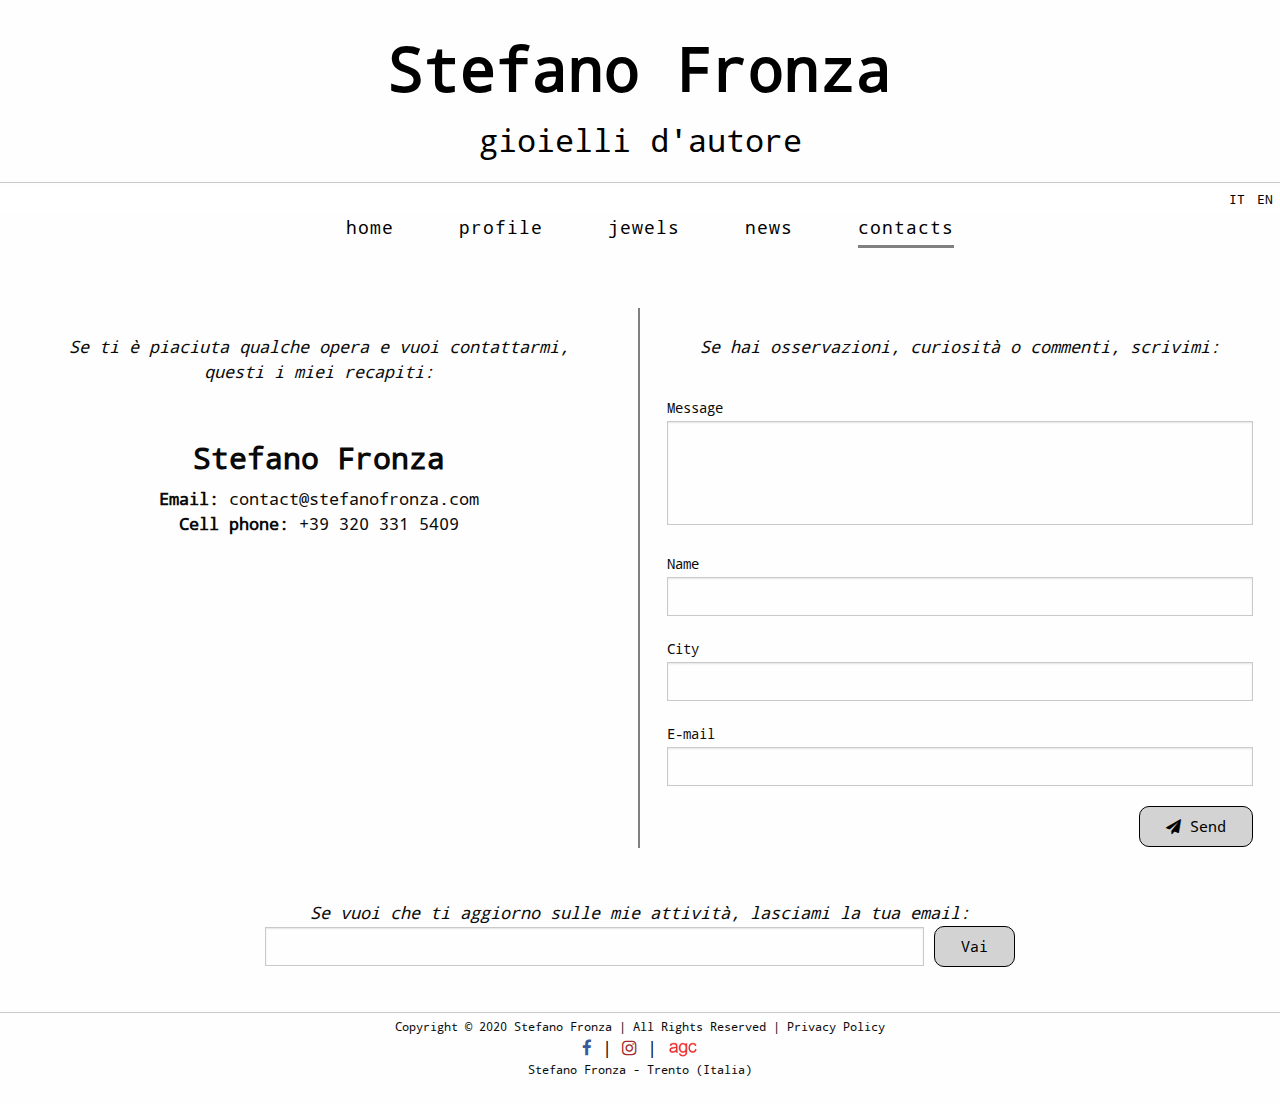
<file: en/contacts.html>
﻿<!DOCTYPE html>
<html class="no-js" lang="it" dir="ltr">
<head runat="server">
<meta charset="utf-8">
<meta http-equiv="Content-Type" content="text/html; charset=utf-8" />
<meta name="viewport" content="width=device-width, initial-scale=1.0" >
<meta name="robots" content="index, follow" />
<meta name="description" content="">
<meta name="abstract" content="" >
<meta name="keywords" content="" ><link rel="canonical" href="">
<!--<link rel="shortcut icon" href="images/favicon.ico">-->
<link rel="stylesheet" href="../css/font-awesome.min.css">
<link rel="stylesheet" href="../css/social.css">
<link rel="stylesheet" href="../css/foundation.css">

<link rel="stylesheet" href="../css/style.css">
<meta property="og:locale" content="it_IT" />
<meta property="og:image" content="" />
<meta property="og:site_name" content="" />
<meta property="og:type" content="website" />
<meta property="og:url" content="" />
<meta property="og:title" content="" />
<meta property="og:description" content="" >
<meta name="twitter:site" content="" />
<meta name="twitter:card" content="summary" />
<meta name="twitter:description" content="" >
<meta name="twitter:title" content="" />
<meta name="twitter:image" content="" />

<title>Stefano Fronza | Gioielli d'autore | Contacts</title>
<!--<script async src="https://www.googletagmanager.com/gtag/js?id=UA-139137174-1"></script>
<script>
        window.dataLayer = window.dataLayer || [];
        function gtag() { dataLayer.push(arguments); }
        gtag('js', new Date());

        gtag('config', 'UA-139137174-1');
</script>
<script type='text/javascript' src='https://platform-api.sharethis.com/js/sharethis.js#property=5ccfedd0df3d660019faa3cb&product=inline-share-buttons' async='async'></script>-->
</head>
<div>
<body>
<a id="return-to-top" alt="Torna in cima alla pagina"><i class="fa fa-chevron-up"></i></a>
	

<div class="row column text-center">
</br>
      <a href="../en/index-en.html" class="home"><h1>Stefano Fronza</h1></a>
		<a href="../en/index-en.html" class="home"><h2>gioielli d'autore</h2></a>
      
    </div>
	<hr>
	<div class="top-bar">
      <div class="top-bar-right">
        <ul class="menu">
          <li><a href="../it/contatti.html">IT</a></li>
          <li><a href="../en/contacts.html">EN</a></li>
		  </br>
        </ul> 
      </div>
    </div>
<div class="row column text-center">
<ul class="snip1135">
  <li><a href="index.html">home</a></li>
  <li><a href="../en/profile.html">profile</a></li>
  <li><a href="../en/jewels.html">jewels</a></li>
  <li><a href="../en/news-en.html">news</a></li>
  <li class="current"><a href="../en/contacts.html">contacts</a></li>
</ul>

</br>

</div>
</div>
</div>
</br>

<div class="grid-x grid-padding-x">
    
<div class="large-6 cell center vl"></br>
<em>Se ti è piaciuta qualche opera e vuoi contattarmi, </br>questi i miei recapiti:</em></br></br>
</br><h3>Stefano Fronza</h3>

<b>Email:</b> contact@stefanofronza.com
</br>
<b>Cell phone:</b> +39 320 331 5409
</div>

<div class="large-6 cell center">
</br>
<em>Se hai osservazioni, curiosità o commenti, scrivimi:</em>
</br></br>

<div class="form-elements">
                            <!--input id must be honeypot or else it wont work-->
                            <input id="honeypot" type="text" name="honeypot" value="" />
                            <table>
                                <tr>
                                    <td class="td-label">
                                        <label for="message">Message </label>
                                        <textarea id="messaggio" name="Messaggio" rows="4"
                                                  placeholder=""></textarea>
                                    </td>
                                    </tr>
                                <tr>
                                    <td class="td-label">
                                        <label for="name">Name</label>
                                        <input type="text" id="nome" name="Nome" required />
                                    </td>
                                </tr>
                                <tr>
                                    <td class="td-label">
                                        <label for="name">City</label>
                                        <input type="text" id="citta" name="Citta" required />
                                    </td>
                                </tr>
                                <tr>
                                    <td class="td-label">
                                        <label for="email">E-mail</label>
                                        <input id="email" name="Email" type="email" value=""
                                               required />
                                        <span class="email-invalid" style="display:none">
                                            Insert a valid e-mail address
                                        </span>
                                    </td>
                                    </tr>
                                    
                                
                                <tr>
                                    <td>
                                        <div class="right">
                                            <button class="btn-contatti">
                                                <i class="fa fa-paper-plane"></i>&nbsp;Send
                                            </button>
                                        </div>
                                    </td>
                                    </tr>
                            </table>
                        </div>
                        <!-- Customise the Thankyou Message People See when they submit the form: -->
                        <div class="thankyou_message" style="display:none;">
                           <h4>
                                <br />
                                Thanks for contacting me!
                                <br /><br />
                                Your request will be promptly considered. 
								<br /><br />
								I will send you a reply ASAP.
                            </h4>
                            <br />
                        </div>
                        <!-- Submit the Form to Google Using "AJAX" -->
                        <script data-cfasync="false" type="text/javascript"
                                src="../js/form-submission-handler.js"></script>
                        <!-- END -->
                        <br />
						


</div>
</div>



<div class="grid-x grid-padding-x">
<div class="large-2"></div>
<div class="large-8 cell center">

				   <em>Se vuoi che ti aggiorno sulle mie attività, lasciami la tua email:</em> 
				   <input id="email" name="Email" type="email2" value=""
                                               required />
                                        <span class="email-invalid" style="display:none">
                                            Inserire un indirizzo e-mail valido
                                       </span>
				 
                                            <button class="btn-contatti">
                                                Vai
                                            </button>
                                        </div> 
					
					
<div class="large-2"></div>
</div>
</br>
<hr />

<footer>
 Copyright © 2020 Stefano Fronza | All Rights Reserved | Privacy Policy
 <div class="social">
        <a href="https://www.facebook.com/stefanogioiellifronza" target="_blank"><i class="fa fa-facebook"></i></a> | <a href="https://www.instagram.com/stefano.fronza/" target="_blank"><i class="fa fa-instagram"></i></a> 
| <a href="https://www.agc-it.org/it/soci/477-stefano-fronza.html" target="_blank"><img src="../images/logo_agc.png" width="2.5%" alt="logo AGC" /></a> 
</div>
Stefano Fronza - Trento (Italia)
</br>
</footer>
<br />
</div>
</form>
<script src="../js/vendor/jquery.js"></script>
<script src="../js/vendor/foundation.js"></script>
<script src="../js/app.js"></script>
<script>
            $(".href-menu > ul").hide().parent().hover(function (event) {
                $(this).children("ul").slideToggle(event.type === "mouseenter");
            });
</script>
<script type="text/javascript">
            function parseJSAtOnload() {
                var element = document.createElement("script");
                element.src = "../js/vendor/foundation.js";
                document.body.appendChild(element);

                element.src = "../js/vendor/jquery.js";
                document.body.appendChild(element);

                element.src = "../js/app.js";
                document.body.appendChild(element);
            }
            if (window.addEventListener)
                window.addEventListener("load", parseJSAtOnload, false);
            else if (window.attachEvent)
                window.attachEvent("onload", parseJSAtOnload);
            else window.onload = parseJSAtOnload;
</script>
</body>
</div>
</html>
</file>
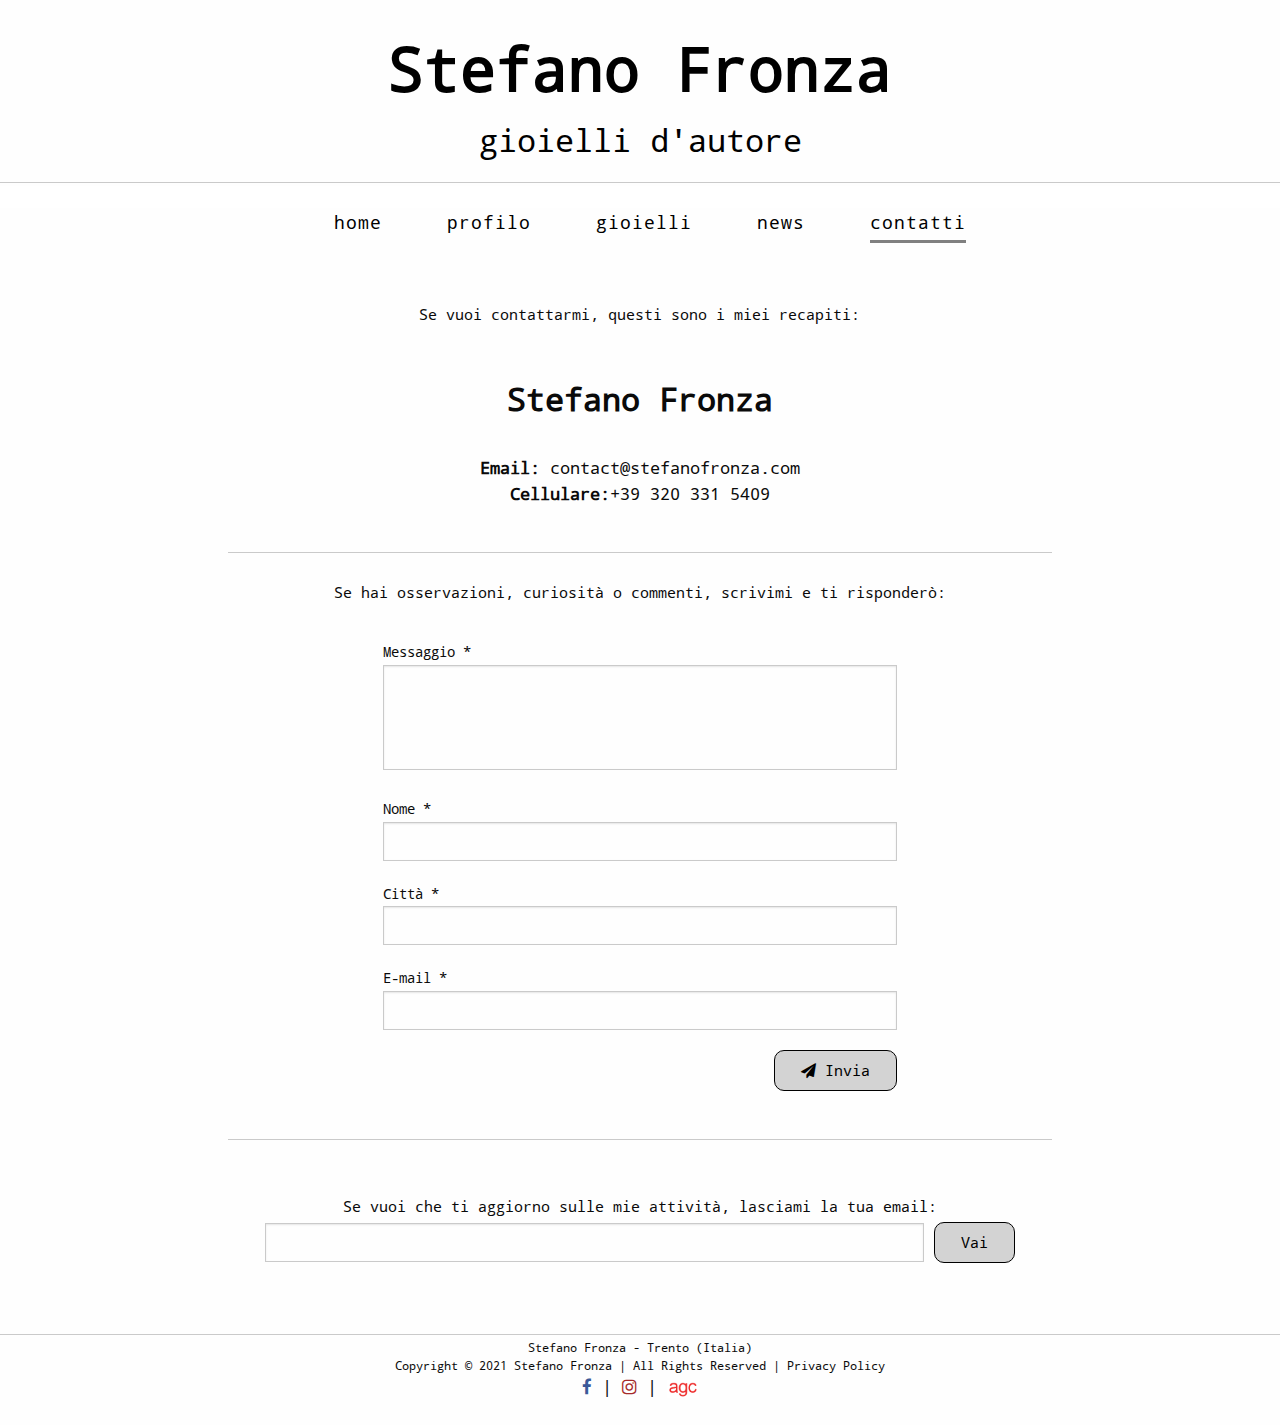
<file: it/contatti.html>
﻿<!DOCTYPE html>
<html class="no-js" lang="it" dir="ltr">
<head runat="server">
<meta charset="utf-8">
<meta http-equiv="Content-Type" content="text/html; charset=utf-8" />
<meta name="viewport" content="width=device-width, initial-scale=1.0" >
<meta name="robots" content="index, follow" />
<meta name="description" content="">
<meta name="abstract" content="" >
<meta name="keywords" content="" ><link rel="canonical" href="">
<!--<link rel="shortcut icon" href="images/favicon.ico">-->
<link rel="stylesheet" href="../css/font-awesome.min.css">
<link rel="stylesheet" href="../css/social.css">
<link rel="stylesheet" href="../css/foundation.css">

<link rel="stylesheet" href="../css/style.css">
<meta property="og:locale" content="it_IT" />
<meta property="og:image" content="" />
<meta property="og:site_name" content="" />
<meta property="og:type" content="website" />
<meta property="og:url" content="" />
<meta property="og:title" content="" />
<meta property="og:description" content="" >
<meta name="twitter:site" content="" />
<meta name="twitter:card" content="summary" />
<meta name="twitter:description" content="" >
<meta name="twitter:title" content="" />
<meta name="twitter:image" content="" />

<title>Stefano Fronza | Gioielli d'autore | Contatti</title>
<!--<script async src="https://www.googletagmanager.com/gtag/js?id=UA-139137174-1"></script>
<script>
        window.dataLayer = window.dataLayer || [];
        function gtag() { dataLayer.push(arguments); }
        gtag('js', new Date());

        gtag('config', 'UA-139137174-1');
</script>
<script type='text/javascript' src='https://platform-api.sharethis.com/js/sharethis.js#property=5ccfedd0df3d660019faa3cb&product=inline-share-buttons' async='async'></script>-->
</head>
<div>
<body>
<a id="return-to-top" alt="Torna in cima alla pagina"><i class="fa fa-chevron-up"></i></a>
	

<div class="row column text-center">
</br>
      <a href="../index.html" class="home"><h1>Stefano Fronza</h1></a>
		<a href="../index.html" class="home"><h2>gioielli d'autore</h2></a>
      
    </div>
	<hr>
	<div class="top-bar">
      <div class="top-bar-right">
        <ul class="menu">
          <li><!--<a href="index.html">IT</a>--></li>
          <li><!--<a href="en/index-en.html">EN</a>--></li>
		  </br>
        </ul> 
      </div>
    </div>
<div class="row column text-center">
<ul class="snip1135">
 <li><a href="../index.html">home</a></li>
  <li><a href="../it/profilo.html">profilo</a></li>
  <li><a href="../it/gioielli.html">gioielli</a></li>
  <li><a href="../it/news.html">news</a></li>
  <li class="current"><a href="../it/contatti.html">contatti</a></li>
</ul>

</br>

</div>

</br>

<div class="grid-x grid-padding-x">
                   <div class="large-2 cell">
					</div>
<div class="large-8 cell center">


<div class="body-small">
Se vuoi contattarmi, questi sono i miei recapiti:
</div>

</br></br>

<h2 class="medium">Stefano Fronza</h2>
</br>
<b>Email:</b> contact@stefanofronza.com  </br>  
<b>Cellulare:</b>+39 320 331 5409 </br>

</br>
<hr />
</br>

<div id="messaggio" class="body-small center">Se hai osservazioni, curiosità o commenti, scrivimi e ti risponderò:</div>
</br>

<div class="grid-x grid-padding-x">
                   <div class="large-2 cell">
					</div>
					
<div class="large-8 cell">
                            <!--input id must be honeypot or else it wont work-->
                            <input id="honeypot" type="text" name="honeypot" value="" />
                            <table>
                                <tr>
                                    <td class="td-label">
                                        <label for="message">Messaggio *</label>
                                        <textarea id="messaggio" name="Messaggio" rows="4"
                                                  placeholder=""></textarea>
                                    </td>
                                    </tr>
                                <tr>
                                    <td class="td-label">
                                        <label for="name">Nome *</label>
                                        <input type="text" id="nome" name="Nome" required />
                                    </td>
                                </tr>
                                <tr>
                                    <td class="td-label">
                                        <label for="name">Città *</label>
                                        <input type="text" id="citta" name="Citta" required />
                                    </td>
                                </tr>
                                <tr>
                                    <td class="td-label">
                                        <label for="email">E-mail *</label>
                                        <input id="email" name="Email" type="email" value=""
                                               required />
                                        <span class="email-invalid" style="display:none">
                                            Inserire un indirizzo e-mail valido
                                        </span>
                                    </td>
                                    </tr>
                                    
                                
                                <tr>
                                    <td>
                                        <div class="right">
                                            <button class="btn-contatti">
                                                <i class="fa fa-paper-plane"></i>&nbsp;Invia
                                            </button>
                                        </div>
                                    </td>
                                    </tr>
                            </table>
                        </div>
                        <!-- Customise the Thankyou Message People See when they submit the form: -->
                        <div class="thankyou_message" style="display:none;">
                            <h4>
                                <br />
                                Grazie per avermi contattato!
                                <br /><br />
                                La tua richiesta verrà prontamente presa in considerazione.
								<br /><br />
								Ti risponderò quanto prima.
                            </h4>
                            <br />
                        </div>
                        <!-- Submit the Form to Google Using "AJAX" -->
                        <script data-cfasync="false" type="text/javascript"
                                src="../js/form-submission-handler.js"></script>
                        <!-- END -->
 <div class="large-2 cell">
					</div>
					</div>
<hr />
</br>
</br>
						<div id="newsletter" class="body-small" style="padding-bottom: 5px;">Se vuoi che ti aggiorno sulle mie attività, lasciami la tua email:</div> 
				   <input id="email" name="Email" type="email2" value=""
                                               required />
                                        <span class="email-invalid" style="display:none">
                                            Inserire un indirizzo e-mail valido
                                       </span>
				 
                                            <button class="btn-contatti">
                                                Vai
                                            </button>
                                        </div> 
										
			 <div class="large-2 cell">
					</div>							


</div>
</br>
</br>
<hr />

<footer>
Stefano Fronza - Trento (Italia)
</br>
 Copyright © 2021 Stefano Fronza | All Rights Reserved | Privacy Policy
 <div class="social">
        <a href="https://www.facebook.com/stefanogioiellifronza" target="_blank"><i class="fa fa-facebook"></i></a> | <a href="https://www.instagram.com/stefano.fronza/" target="_blank"><i class="fa fa-instagram"></i></a> 
| <a href="https://www.agc-it.org/it/soci/477-stefano-fronza.html" target="_blank"><img src="../images/logo_agc.png" width="2.5%" alt="logo AGC" /></a> 
</div>

</footer>
<br />

</form>
<script src="../js/vendor/jquery.js"></script>
<script src="../js/vendor/foundation.js"></script>
<script src="../js/app.js"></script>
<script>
            $(".href-menu > ul").hide().parent().hover(function (event) {
                $(this).children("ul").slideToggle(event.type === "mouseenter");
            });
</script>
<script type="text/javascript">
            function parseJSAtOnload() {
                var element = document.createElement("script");
                element.src = "../js/vendor/foundation.js";
                document.body.appendChild(element);

                element.src = "../js/vendor/jquery.js";
                document.body.appendChild(element);

                element.src = "../js/app.js";
                document.body.appendChild(element);
            }
            if (window.addEventListener)
                window.addEventListener("load", parseJSAtOnload, false);
            else if (window.attachEvent)
                window.attachEvent("onload", parseJSAtOnload);
            else window.onload = parseJSAtOnload;
</script>
</body>
</div>
</html>
</file>
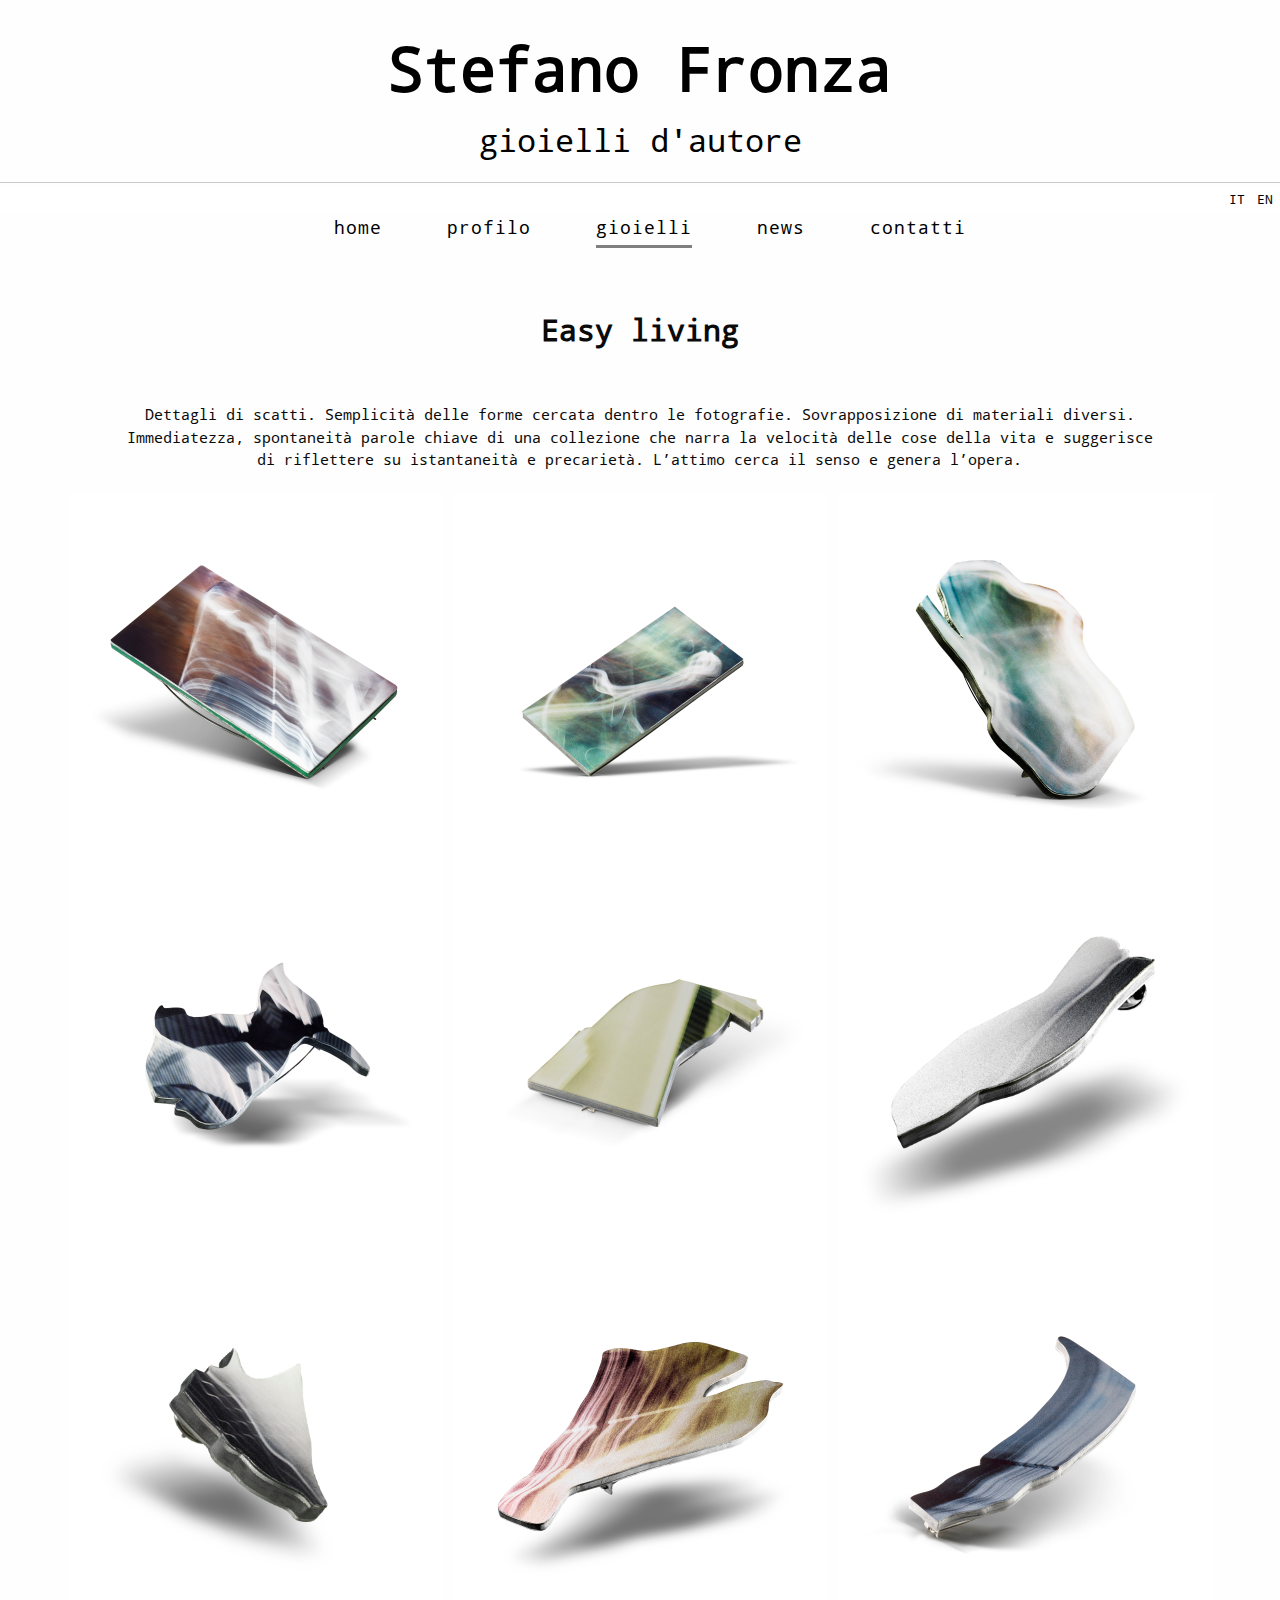
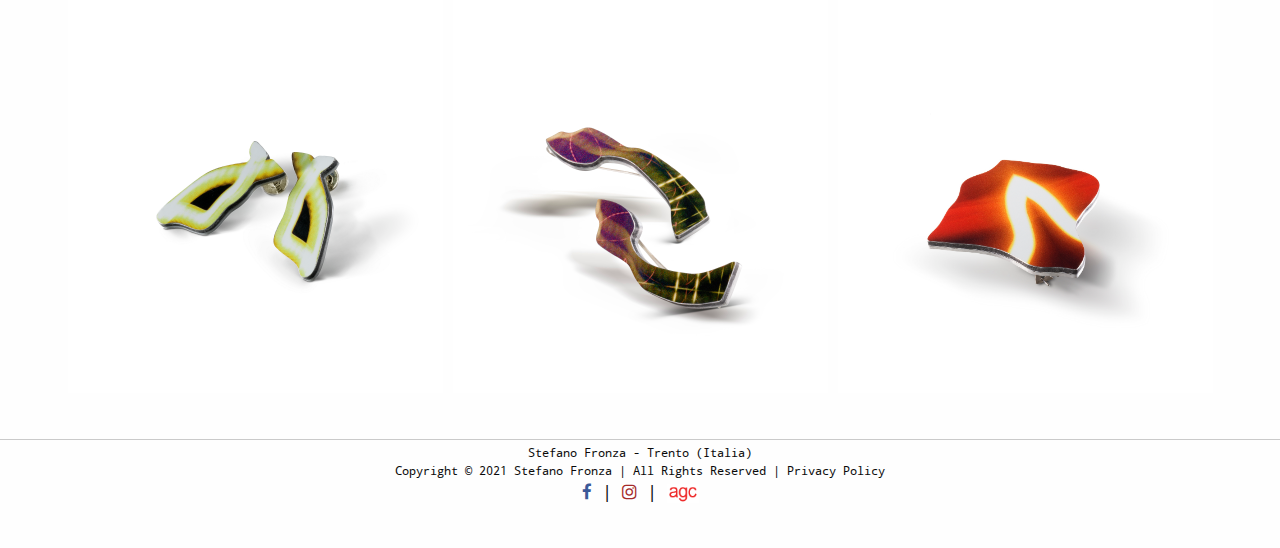
<file: it/easy_living.html>
﻿<!DOCTYPE html>
<html class="no-js" lang="it" dir="ltr">
<head runat="server">
<meta charset="utf-8">
<meta http-equiv="Content-Type" content="text/html; charset=utf-8" />
<meta name="viewport" content="width=device-width, initial-scale=1.0" >
<meta name="robots" content="index, follow" />
<meta name="description" content="">
<meta name="abstract" content="" >
<meta name="keywords" content="" ><link rel="canonical" href="">
<!--<link rel="shortcut icon" href="images/favicon.ico">-->
<link rel="stylesheet" href="../css/font-awesome.min.css">
<link rel="stylesheet" href="../css/social.css">
<link rel="stylesheet" href="../css/foundation.css">

<link rel="stylesheet" href="../css/style.css">
<meta property="og:locale" content="it_IT" />
<meta property="og:image" content="" />
<meta property="og:site_name" content="" />
<meta property="og:type" content="website" />
<meta property="og:url" content="" />
<meta property="og:title" content="" />
<meta property="og:description" content="" >
<meta name="twitter:site" content="" />
<meta name="twitter:card" content="summary" />
<meta name="twitter:description" content="" >
<meta name="twitter:title" content="" />
<meta name="twitter:image" content="" />

<title>Stefano Fronza | Gioielli d'autore | Easy living</title>
<!--<script async src="https://www.googletagmanager.com/gtag/js?id=UA-139137174-1"></script>
<script>
        window.dataLayer = window.dataLayer || [];
        function gtag() { dataLayer.push(arguments); }
        gtag('js', new Date());

        gtag('config', 'UA-139137174-1');
</script>
<script type='text/javascript' src='https://platform-api.sharethis.com/js/sharethis.js#property=5ccfedd0df3d660019faa3cb&product=inline-share-buttons' async='async'></script>-->
</head>
<div>
<body>
<a id="return-to-top" alt="Torna in cima alla pagina"><i class="fa fa-chevron-up"></i></a>
	

<div class="row column text-center">
</br>
      <a href="../index.html" class="home"><h1>Stefano Fronza</h1></a>
		<a href="../index.html" class="home"><h2>gioielli d'autore</h2></a>
      
    </div>
	<hr>
	<div class="top-bar">
      <div class="top-bar-right">
        <ul class="menu">
          <li><a href="../it/gioielli.html">IT</a></li>
          <li><a href="../en/jewels.html">EN</a></li>
		  </br>
        </ul> 
      </div>
    </div>
<div class="row column text-center">
<ul class="snip1135">
  <li><a href="../index.html">home</a></li>
  <li><a href="../it/profilo.html">profilo</a></li>
  <li class="current"><a href="../it/gioielli.html">gioielli</a></li>
  <li><a href="../it/news.html">news</a></li>
  <li><a href="../it/contatti.html">contatti</a></li>
</ul>

</br>

</div>

</br>

<div class="grid-x grid-padding-x center fluid"> 
<div class="large-12 cell center">
<h3>Easy living</h3>
</div>

<div class="large-1 cell">
					</div>
<div class="large-10 cell center body-small">
</br>
	</br>
	Dettagli di scatti. Semplicità delle forme cercata dentro le fotografie.
Sovrapposizione di materiali diversi. Immediatezza, spontaneità parole chiave di una collezione che narra la velocità delle cose della vita e suggerisce di riflettere su istantaneità e precarietà. L’attimo cerca il senso e genera l’opera.
</br>
	</br>
	</div>
<div class="large-1 cell">
</div>


<div class="large-12 cell center">

<a data-open="modalFigura" class="thumbnail"><img 
src="../images/gioielli/Easy Living/1_Figura Femminile_Stefano Fronza_2016.jpg" 
alt="collana_Collegamento ipertestuale" width="30%" height="30%"></a>

<a data-open="modalSpillaRiproduzione" class="thumbnail"><img 
src="../images/gioielli/Easy Living/2_spilla_Riproduzione_2016.jpg" 
alt="collana_Collegamento ipertestuale" width="30%" height="30%"></a>

<a data-open="modalSpillaSegnali" class="thumbnail"><img 
src="../images/gioielli/Easy Living/3_spilla_Segnali_2016.jpg" 
alt="collana_Collegamento ipertestuale" width="30%" height="30%"></a>

<a data-open="modalSpillaPesce" class="thumbnail"><img 
src="../images/gioielli/Easy Living/4_spilla_Pesce_2016.jpg" 
alt="collana_Collegamento ipertestuale" width="30%" height="30%"></a>

<a data-open="modalSpillaMonument" class="thumbnail"><img 
src="../images/gioielli/Easy Living/5_Spilla_Monument_Stefano Fronza_2017.jpg" 
alt="collana_Collegamento ipertestuale" width="30%" height="30%"></a>

<a data-open="modalOrecchinoOmbra" class="thumbnail"><img 
src="../images/gioielli/Easy Living/6_orecchino singolo_Linea d'ombra_2017.jpg" 
alt="collana_Collegamento ipertestuale" width="30%" height="30%"></a>

<a data-open="modalOrecchinoOrizzonti" class="thumbnail"><img 
src="../images/gioielli/Easy Living/7_orecchino singolo_Orizzonti_2017.jpg" 
alt="collana_Collegamento ipertestuale" width="30%" height="30%"></a>


<a data-open="modalSpillaRinascita" class="thumbnail"><img 
src="../images/gioielli/Easy Living/8_spilla_Rinascita_2017.jpg" 
alt="collana_Collegamento ipertestuale" width="30%" height="30%"></a>

<a data-open="modalSpillaOnda" class="thumbnail"><img 
src="../images/gioielli/Easy Living/9_spilla_Onda_2018.jpg" 
alt="collana_Collegamento ipertestuale" width="30%" height="30%"></a>


<a data-open="modalOrecchiniCoppia" class="thumbnail"><img 
src="../images/gioielli/Easy Living/10_Orecchini_Coppia_ Stefano Fronza_2020.jpg" 
alt="collana_Collegamento ipertestuale" width="30%" height="30%"></a>


<a data-open="modalOrecchiniGermogli" class="thumbnail"><img 
src="../images/gioielli/Easy Living/11_orecchini_Germogli marini_2020.jpg" 
alt="collana_Collegamento ipertestuale" width="30%" height="30%"></a>

<a data-open="modalSpillaRisorsa" class="thumbnail"><img 
src="../images/gioielli/Easy Living/12_spilla_Risorsa_2021.jpg" 
alt="collana_Collegamento ipertestuale" width="30%" height="30%"></a>

</div>
</div>

<div class="reveal" id="modalMessaggio" data-reveal style="width: 1000px;">
</br>
<div id="messaggio" class="body-small center">Se hai osservazioni, curiosità o commenti, scrivimi e ti risponderò:</div>
</br>

<div class="grid-x grid-padding-x">
                   <div class="large-2 cell">
					</div>
					
<div class="large-8 cell">
                            <!--input id must be honeypot or else it wont work-->
                            <input id="honeypot" type="text" name="honeypot" value="" />
                            <table>
                                <tr>
                                    <td class="td-label">
                                        <label for="message">Messaggio *</label>
                                        <textarea id="messaggio" name="Messaggio" rows="4"
                                                  placeholder=""></textarea>
                                    </td>
                                    </tr>
                                <tr>
                                    <td class="td-label">
                                        <label for="name">Nome *</label>
                                        <input type="text" id="nome" name="Nome" required />
                                    </td>
                                </tr>
                                <tr>
                                    <td class="td-label">
                                        <label for="name">Città *</label>
                                        <input type="text" id="citta" name="Citta" required />
                                    </td>
                                </tr>
                                <tr>
                                    <td class="td-label">
                                        <label for="email">E-mail *</label>
                                        <input id="email" name="Email" type="email" value=""
                                               required />
                                        <span class="email-invalid" style="display:none">
                                            Inserire un indirizzo e-mail valido
                                        </span>
                                    </td>
                                    </tr>
                                    
                                
                                <tr>
                                    <td>
                                        <div class="right">
                                            <button class="btn-contatti">
                                                <i class="fa fa-paper-plane"></i>&nbsp;Invia
                                            </button>
                                        </div>
                                    </td>
                                    </tr>
                            </table>
                        </div>
                        <!-- Customise the Thankyou Message People See when they submit the form: -->
                        <div class="thankyou_message" style="display:none;">
                            <h4>
                                <br />
                                Grazie per avermi contattato!
                                <br /><br />
                                La tua richiesta verrà prontamente presa in considerazione.
								<br /><br />
								Ti risponderò quanto prima.
                            </h4>
                            <br />
                        </div>
                        <!-- Submit the Form to Google Using "AJAX" -->
                        <script data-cfasync="false" type="text/javascript"
                                src="../js/form-submission-handler.js"></script>
                        <!-- END -->
 <div class="large-2 cell">
					</div>
					</div>

  <button class="close-button" data-close aria-label="Close modal" type="button">
    <span aria-hidden="true">&times;</span>
  </button>
</div>

<div class="reveal" id="modalFigura" data-reveal>
  <img src="../images/gioielli/Easy Living/1_Figura Femminile_Stefano Fronza_2016.jpg">
  <button class="close-button" data-close aria-label="Close modal" type="button">
    <span aria-hidden="true">&times;</span>
  </button>
  <p>Descrizione</p>
  <p class="right"><small><a href="#" data-open="modalMessaggio" class="href-menu">Vuoi saperne di più?</a></small></p>
</div>

<div class="reveal" id="modalSpillaRiproduzione" data-reveal>
  <img src="../images/gioielli/Easy Living/2_spilla_Riproduzione_2016.jpg">
  <button class="close-button" data-close aria-label="Close modal" type="button">
    <span aria-hidden="true">&times;</span>
  </button>
  <p>Descrizione</p>
<p class="right"><small><a href="#" data-open="modalMessaggio" class="href-menu">Vuoi saperne di più?</a></small></p>
</div>


<div class="reveal" id="modalSpillaSegnali" data-reveal>
   <img src="../images/gioielli/Easy Living/3_spilla_Segnali_2016.jpg">
	<button class="close-button" data-close aria-label="Close modal" type="button">
    <span aria-hidden="true">&times;</span>
  </button>
  <p>Descrizione</p>
  <p class="right"><small><a href="#" data-open="modalMessaggio" class="href-menu">Vuoi saperne di più?</a></small></p>
</div>

<div class="reveal" id="modalSpillaPesce" data-reveal>
   <img src="../images/gioielli/Easy Living/4_spilla_Pesce_2016.jpg">
	<button class="close-button" data-close aria-label="Close modal" type="button">
    <span aria-hidden="true">&times;</span>
  </button>
  <p>Descrizione</p>
  <p class="right"><small><a href="#" data-open="modalMessaggio" class="href-menu">Vuoi saperne di più?</a></small></p>
</div>


<div class="reveal" id="modalSpillaMonument" data-reveal>
	<img src="../images/gioielli/Easy Living/5_Spilla_Monument_Stefano Fronza_2017.jpg">
	<button class="close-button" data-close aria-label="Close modal" type="button">
    <span aria-hidden="true">&times;</span>
  </button>
  <p>Descrizione</p>
  <p class="right"><small><a href="#" data-open="modalMessaggio" class="href-menu">Vuoi saperne di più?</a></small></p>
</div>

<div class="reveal" id="modalOrecchinoOmbra" data-reveal>
   <img src="../images/gioielli/Easy Living/6_orecchino singolo_Linea d'ombra_2017.jpg">
	<button class="close-button" data-close aria-label="Close modal" type="button">
    <span aria-hidden="true">&times;</span>
  </button>
  <p>Descrizione </p>
  <p class="right"><small><a href="#" data-open="modalMessaggio" class="href-menu">Vuoi saperne di più?</a></small></p>
</div>

<div class="reveal" id="modalOrecchinoOrizzonti" data-reveal>
  <img src="../images/gioielli/Easy Living/7_orecchino singolo_Orizzonti_2017.jpg">
	<button class="close-button" data-close aria-label="Close modal" type="button">
    <span aria-hidden="true">&times;</span>
  </button>
  <p>Descrizione</p>
  <p class="right"><small><a href="#" data-open="modalMessaggio" class="href-menu">Vuoi saperne di più?</a></small></p>
</div>

<div class="reveal" id="modalSpillaRinascita" data-reveal>
<img src="../images/gioielli/Easy Living/8_spilla_Rinascita_2017.jpg">
	<button class="close-button" data-close aria-label="Close modal" type="button">
    <span aria-hidden="true">&times;</span>
  </button>
  <p>Descrizione</p>
  <p class="right"><small><a href="#" data-open="modalMessaggio" class="href-menu">Vuoi saperne di più?</a></small></p>
</div>

<div class="reveal" id="modalSpillaOnda" data-reveal>
  <img src="../images/gioielli/Easy Living/9_spilla_Onda_2018.jpg">
  <button class="close-button" data-close aria-label="Close modal" type="button">
    <span aria-hidden="true">&times;</span>
  </button>
  <p>Descrizione</p>
</div>

<div class="reveal" id="modalOrecchiniCoppia" data-reveal>
   <img src="../images/gioielli/Easy Living/10_Orecchini_Coppia_ Stefano Fronza_2020.jpg">
	<button class="close-button" data-close aria-label="Close modal" type="button">
    <span aria-hidden="true">&times;</span>
  </button>
  <p>Descrizione</p>
  <p class="right"><small><a href="#" data-open="modalMessaggio" class="href-menu">Vuoi saperne di più?</a></small></p>
</div>


<div class="reveal" id="modalOrecchiniGermogli" data-reveal>
   <img src="../images/gioielli/Easy Living/11_orecchini_Germogli marini_2020.jpg">
	<button class="close-button" data-close aria-label="Close modal" type="button">
    <span aria-hidden="true">&times;</span>
  </button>
  <p>Descrizione</p>
  <p class="right"><small><a href="#" data-open="modalMessaggio" class="href-menu">Vuoi saperne di più?</a></small></p>
</div>

<div class="reveal" id="modalSpillaRisorsa" data-reveal>
   <img src="../images/gioielli/Easy Living/12_spilla_Risorsa_2021.jpg">
	<button class="close-button" data-close aria-label="Close modal" type="button">
    <span aria-hidden="true">&times;</span>
  </button>
  <p>Descrizione</p>
  <p class="right"><small><a href="#" data-open="modalMessaggio" class="href-menu">Vuoi saperne di più?</a></small></p>
</div>

</br>
<hr />

<footer>
Stefano Fronza - Trento (Italia)</br>
 Copyright © 2021 Stefano Fronza | All Rights Reserved | Privacy Policy
 <div class="social">
        <a href="https://www.facebook.com/stefanogioiellifronza" target="_blank"><i class="fa fa-facebook"></i></a> | <a href="https://www.instagram.com/stefano.fronza/" target="_blank"><i class="fa fa-instagram"></i></a> 
| <a href="https://www.agc-it.org/it/soci/477-stefano-fronza.html" target="_blank"><img src="../images/logo_agc.png" width="2.5%" alt="logo AGC" /></a> 
</div>
</br>
</footer>
<br />
</div>
</form>
<script src="../js/vendor/jquery.js"></script>
<script src="../js/vendor/foundation.js"></script>
<script src="../js/app.js"></script>
<script>
            $(".href-menu > ul").hide().parent().hover(function (event) {
                $(this).children("ul").slideToggle(event.type === "mouseenter");
            });
</script>
<script>
$('.sim-thumb').on('click', function() {
  $('#main-product-image').attr('src', $(this).data('image'));
})

$(document).foundation();

$('.reveal-modal').on('opened', function(){
    $(window).trigger('resize');
});
</script>
<script>
$(document).on('opened', '[data-reveal]', function () {
      // Callback triggered when reveal modal is closed
      $(this).find("[data-orbit-slide=0]").click(); // Click the link to first slide in orbit modal
    });
</script>
<!--<script>
$("ul").on("orbit:ready", function(event) {
   $(".orbit-next").click();
});

</script>-->
<script type="text/javascript">
function myFunction() {
  var x = document.getElementById("myDIV");
  if (x.style.display === "none") {
    x.style.display = "block";
  } else {
    x.style.display = "none";
  }
  
  var y = document.getElementById("myDIV2");
  y.style.display = "none";
  
  var z = document.getElementById("myDIV3");
  z.style.display = "none";

}

function myFunction2() {
  var x = document.getElementById("myDIV2");
  if (x.style.display === "none") {
    x.style.display = "block";
  } else {
    x.style.display = "none";
  }
  
  var y = document.getElementById("myDIV");
  y.style.display = "none";
  
  var z = document.getElementById("myDIV3");
  z.style.display = "none";
}

function myFunction3() {
  var x = document.getElementById("myDIV3");
  if (x.style.display === "none") {
    x.style.display = "block";
  } else {
    x.style.display = "none";
  }
  
  var y = document.getElementById("myDIV");
  y.style.display = "none";
  
  var z = document.getElementById("myDIV2");
  z.style.display = "none";
}

            function parseJSAtOnload() {
                var element = document.createElement("script");
                element.src = "../js/vendor/foundation.js";
                document.body.appendChild(element);

                element.src = "../js/vendor/jquery.js";
                document.body.appendChild(element);

                element.src = "../js/app.js";
                document.body.appendChild(element);
            }
            if (window.addEventListener)
                window.addEventListener("load", parseJSAtOnload, false);
            else if (window.attachEvent)
                window.attachEvent("onload", parseJSAtOnload);
            else window.onload = parseJSAtOnload;
			

</script>
</body>
</div>
</html>
</file>
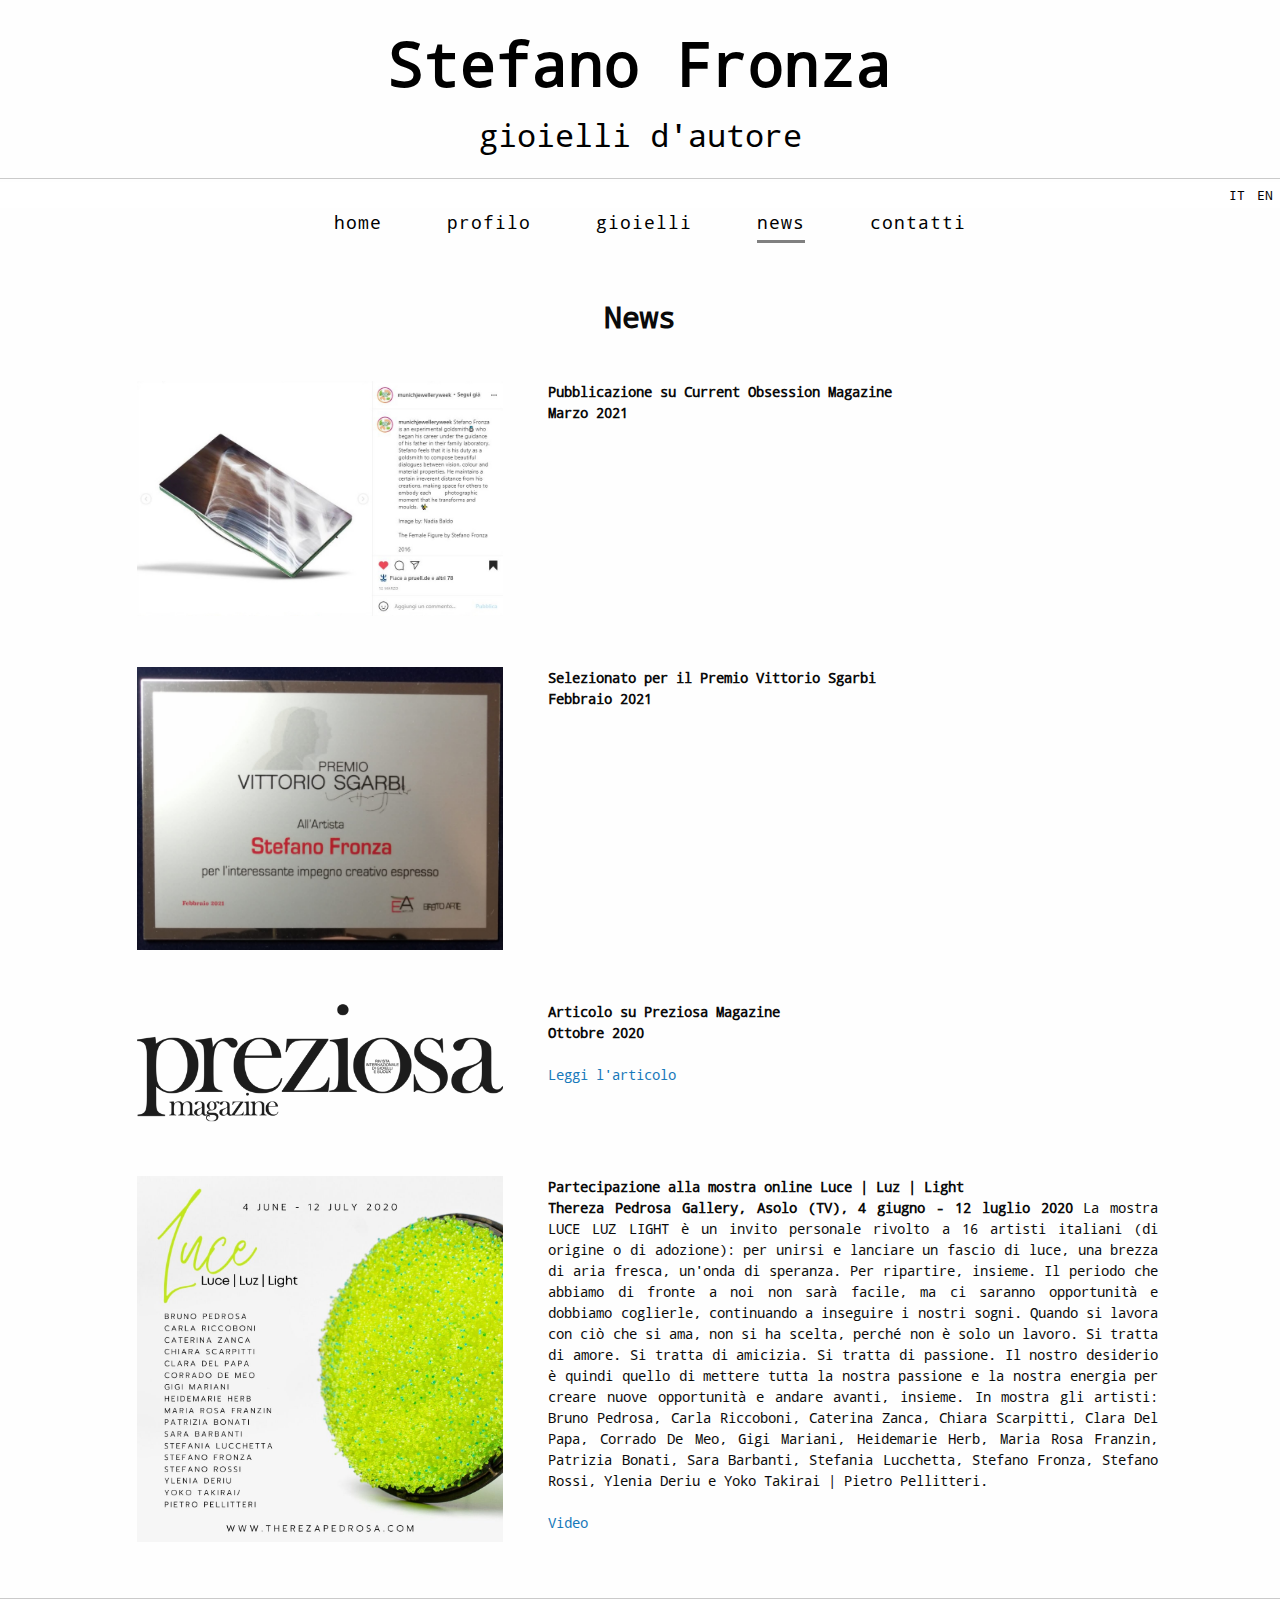
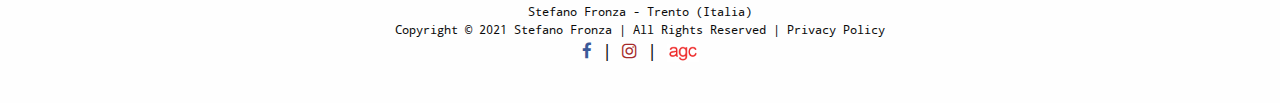
<file: it/news.html>
﻿<!DOCTYPE html>
<html class="no-js" lang="it" dir="ltr">
<head runat="server">
<meta charset="utf-8">
<meta http-equiv="Content-Type" content="text/html; charset=utf-8" />
<meta name="viewport" content="width=device-width, initial-scale=1.0" >
<meta name="robots" content="index, follow" />
<meta name="description" content="">
<meta name="abstract" content="" >
<meta name="keywords" content="" ><link rel="canonical" href="">
<!--<link rel="shortcut icon" href="images/favicon.ico">-->
<link rel="stylesheet" href="../css/font-awesome.min.css">
<link rel="stylesheet" href="../css/social.css">
<link rel="stylesheet" href="../css/foundation.css">

<link rel="stylesheet" href="../css/style.css">
<meta property="og:locale" content="it_IT" />
<meta property="og:image" content="" />
<meta property="og:site_name" content="" />
<meta property="og:type" content="website" />
<meta property="og:url" content="" />
<meta property="og:title" content="" />
<meta property="og:description" content="" >
<meta name="twitter:site" content="" />
<meta name="twitter:card" content="summary" />
<meta name="twitter:description" content="" >
<meta name="twitter:title" content="" />
<meta name="twitter:image" content="" />

<title>Stefano Fronza | Gioielli d'autore | News</title>
<!--<script async src="https://www.googletagmanager.com/gtag/js?id=UA-139137174-1"></script>
<script>
        window.dataLayer = window.dataLayer || [];
        function gtag() { dataLayer.push(arguments); }
        gtag('js', new Date());

        gtag('config', 'UA-139137174-1');
</script>
<script type='text/javascript' src='https://platform-api.sharethis.com/js/sharethis.js#property=5ccfedd0df3d660019faa3cb&product=inline-share-buttons' async='async'></script>-->
</head>
<div>
<body style="font-size: 14px">
<a id="return-to-top" alt="Torna in cima alla pagina"><i class="fa fa-chevron-up"></i></a>
	

<div class="row column text-center">
</br>
      <a href="../index.html" class="home"><h1>Stefano Fronza</h1></a>
		<a href="../index.html" class="home"><h2>gioielli d'autore</h2></a>
      
    </div>
	<hr>
	<div class="top-bar">
      <div class="top-bar-right">
        <ul class="menu">
          <li><a href="../it/news.html">IT</a></li>
          <li><a href="../en/news-en.html">EN</a></li>
		  </br>
        </ul> 
      </div>
    </div>
<div class="row column text-center">
<ul class="snip1135">
  <li><a href="../index.html">home</a></li>
  <li><a href="../it/profilo.html">profilo</a></li>
  <li><a href="../it/gioielli.html">gioielli</a></li>
  <li class="current"><a href="../it/news.html">news</a></li>
  <li><a href="../it/contatti.html">contatti</a></li>
</ul>

</br>

</div>
</div>
</div>
</br>

<div class="grid-x grid-padding-x"> 
<div class="large-12 cell">
<h3>News</h3>
</div>
</div>

</br>
<div class="grid-x grid-padding-x"> 
<div class="large-1 cell">
					</div>
<div class="large-4 cell">
                        <div class="chisono show-for-medium" >
					   <figure>
					   <a href="#" data-open="pubblicazione"><img src="../images/news/1_marzo 2021_pubblicazione su Current Obsession Magazine/1_pubblicazioneCurrentObsession.jpg"
					   alt="foto mostra Luce" ></a>
					   </figure>
					   					   
	 </div>
	 </div>
	 <div class="large-6 cell chisono">
                                   <b>Pubblicazione su Current Obsession Magazine
									</br>Marzo 2021</b>
									
								   </br></br>
								   
                                </div>

<div class="large-1 cell">
					</div>
</div>

<div class="reveal" id="pubblicazione" data-reveal style="width: 1000px;">
<div class="orbit" role="region" aria-label="pubblicazione" data-orbit>
      <ul class="orbit-container-gioielli">
        <button class="orbit-previous" aria-label="previous"><span class="show-for-sr">Previous Slide</span>&#9664;</button>
        <button class="orbit-next" aria-label="next"><span class="show-for-sr">Next Slide</span>&#9654;</button>
        <li class="orbit-slide is-active">
          <img src="../images/news/1_marzo 2021_pubblicazione su Current Obsession Magazine/1_pubblicazioneCurrentObsession.jpg">
        </li>
        <li class="orbit-slide">
          <img src="../images/news/1_marzo 2021_pubblicazione su Current Obsession Magazine/IMG_20210324_141507.jpg">
        </li>
      </ul>
    </div>
  <button class="close-button" data-close aria-label="Close modal" type="button">
    <span aria-hidden="true">&times;</span>
  </button>
</div>	
	
</br>
<div class="grid-x grid-padding-x"> 
<div class="large-1 cell">
					</div>
<div class="large-4 cell">
                       <div class="chisono show-for-medium" >
					   <figure>
					   <a href="#" data-open="sgarbi"><img src="../images/news/2_marzo 2021_Premio Vittorio Sgarbi/premio1.jpg"
					   alt="foto mostra Luce" ></a>
					   </figure>
					   
	 </div>
	 </div>
	 <div class="large-6 cell chisono">
                                   <b>Selezionato per il Premio Vittorio Sgarbi
									</br>Febbraio 2021</b>
									
								   </br></br>
								   
                                </div>

<div class="large-1 cell">
					</div>
</div>
</br>

<div class="reveal" id="sgarbi" data-reveal style="width: 1000px;">
<div class="orbit" role="region" aria-label="sgarbi" data-orbit>
      <ul class="orbit-container-gioielli">
        <button class="orbit-previous" aria-label="previous"><span class="show-for-sr">Previous Slide</span>&#9664;</button>
        <button class="orbit-next" aria-label="next"><span class="show-for-sr">Next Slide</span>&#9654;</button>
        <li class="orbit-slide is-active">
          <img src="../images/news/2_marzo 2021_Premio Vittorio Sgarbi/premio1.jpg">
        </li>
        <li class="orbit-slide">
          <img src="../images/news/2_marzo 2021_Premio Vittorio Sgarbi/premio2.jpg">
        </li>
      </ul>
    </div>
  <button class="close-button" data-close aria-label="Close modal" type="button">
    <span aria-hidden="true">&times;</span>
  </button>
</div>	


<div class="grid-x grid-padding-x"> 
<div class="large-1 cell">
					</div>
<div class="large-4 cell">
                       <div class="chisono show-for-medium" >
					   <figure>
					   <img src="../images/news/3_ottobre 2020_articolo su PREZIOSA MAGAZINE/logo-pm.png"
					   alt="foto mostra Luce" >
					   </figure>
	 </div>
	 </div>
	 <div class="large-6 cell chisono">
                                   <b>Articolo su Preziosa Magazine
									</br>Ottobre 2020 </b>
</br>
</br>
								   <a href="https://preziosamagazine.com/stefano-fronza-il-colore-indelebile-interpretazione-del-suo-segno" target="_blank" class="href-menu">Leggi l'articolo</a>
								   
                                </div>

<div class="large-1 cell">
					</div>
</div>

</br>
<div class="grid-x grid-padding-x"> 
<div class="large-1 cell">
					</div>
<div class="large-4 cell">
                       <div class="chisono show-for-medium" >
					   <figure>
					   <img src="../images/news/4_giugno 2020_mostra online LUCE alla Thereza Pedrosa Gallery di Asolo (TV)_2020/locandinaLuce.jpg"
					   alt="foto mostra Luce" >
					   </figure>
	 </div>
	 </div>
	 <div class="large-6 cell chisono">
                                   <b>Partecipazione alla mostra online Luce | Luz | Light
									</br>Thereza Pedrosa Gallery, Asolo (TV), 4 giugno - 12 luglio 2020 </b>
La mostra LUCE LUZ LIGHT è un invito personale rivolto a 16 artisti italiani (di origine o di adozione): per unirsi e lanciare un fascio di luce, una brezza di aria fresca, un'onda di speranza. Per ripartire, insieme. Il periodo che abbiamo di fronte a noi non sarà facile, ma ci saranno opportunità e dobbiamo coglierle, continuando a inseguire i nostri sogni. Quando si lavora con ciò che si ama, non si ha scelta, perché non è solo un lavoro. Si tratta di amore. Si tratta di amicizia. Si tratta di passione. Il nostro desiderio è quindi quello di mettere tutta la nostra passione e la nostra energia per creare nuove opportunità e andare avanti, insieme. In mostra gli artisti: Bruno Pedrosa, Carla Riccoboni, Caterina Zanca, Chiara Scarpitti, Clara Del Papa, Corrado De Meo, Gigi Mariani, Heidemarie Herb, Maria Rosa Franzin, Patrizia Bonati, Sara Barbanti, Stefania Lucchetta, Stefano Fronza, Stefano Rossi, Ylenia Deriu e Yoko Takirai | Pietro Pellitteri.
								   </br></br>
								   
								   <a href="..\images\news\4_giugno 2020_mostra online LUCE alla Thereza Pedrosa Gallery di Asolo (TV)_2020\video mostra LUCE.mp4" target="_blank" class="href-menu">Video</a>
								   
                                </div>

<div class="large-1 cell">
					</div>
</div>
</br>

<hr />

<footer>
Stefano Fronza - Trento (Italia)</br>
 Copyright © 2021 Stefano Fronza | All Rights Reserved | Privacy Policy
 <div class="social">
        <a href="https://www.facebook.com/stefanogioiellifronza" target="_blank"><i class="fa fa-facebook"></i></a> | <a href="https://www.instagram.com/stefano.fronza/" target="_blank"><i class="fa fa-instagram"></i></a> 
| <a href="https://www.agc-it.org/it/soci/477-stefano-fronza.html" target="_blank"><img src="../images/logo_agc.png" width="2.5%" alt="logo AGC" /></a> 
</div>
</br>
</footer>
<br />
</div>
</form>
<script src="../js/vendor/jquery.js"></script>
<script src="../js/vendor/foundation.js"></script>
<script src="../js/app.js"></script>

<script>
var tag = document.createElement('script');
    tag.src = "http://www.youtube.com/player_api";
    var firstScriptTag = document.getElementsByTagName('script')[0];
    firstScriptTag.parentNode.insertBefore(tag, firstScriptTag);

    function onYouTubePlayerAPIReady() { //Important to set up the the modal inside this function, not the other way around
        $('.feature-modal-btn').on('click', function(e){
        	//alert('yes!');
            e.preventDefault();
            var $btn = $(this);
            var modal = $btn.attr('href');
            var ytVideoID = $btn.data('ytvideoid');

            var player;

            $(modal).reveal({
                animation: 'fade',
                opened: function() { //After the modal is done opening
                    player = new YT.Player('feature-video', { //Add the player
                        //height: '315',
                        width: '800',
                        videoId: ytVideoID, //ytVideoID is the variable that holds my youtube video ID
                        playerVars: {
                            rel            : 0,
                            theme          : 'light',
                            showinfo       : 0,
                            showsearch     : 0,
                            autoplay       : 1,
                            autohide       : 1,
                            modestbranding : 1
                        },
                        events: {
                            
                        }
                    });
                },
                close: function() { //When closing the modal is initiated
                    $('#videoLuce .flex-video iframe').remove(); // Remove the video to shut it down
                    $('#videoLuce .flex-video').append('<div id="feature-video" />'); //Add the div again for next time
                }
            });
        });
    }
</script>
<script>
            $(".href-menu > ul").hide().parent().hover(function (event) {
                $(this).children("ul").slideToggle(event.type === "mouseenter");
            });
</script>
<script type="text/javascript">
            function parseJSAtOnload() {
                var element = document.createElement("script");
                element.src = "../js/vendor/foundation.js";
                document.body.appendChild(element);

                element.src = "../js/vendor/jquery.js";
                document.body.appendChild(element);

                element.src = "../js/app.js";
                document.body.appendChild(element);
            }
            if (window.addEventListener)
                window.addEventListener("load", parseJSAtOnload, false);
            else if (window.attachEvent)
                window.attachEvent("onload", parseJSAtOnload);
            else window.onload = parseJSAtOnload;
			</script>
		<script type="text/javascript">	


</script>
</body>
</div>
</html>
</file>
<file: css/social.css>
/*----- Genral Classes start ------*/

.wrapper,.copyright {
	padding: 20px;
	text-align: center;
}

.list-unstyled {
	padding-left: 0;
	list-style: none;
	    margin-bottom: 0;
}
.list-inline li {
	display: inline-block;
	padding-right: 5px;
	padding-left: 5px;
	margin-bottom: 10px;
}
/*---- Genral classes end -------*/

/*Change icons size here*/
.social-icons .fa {
	font-size: 1.4em;
}
/*Change icons circle size and color here*/
.social-icons .fa {
	width: 40px;
	height: 40px;
	line-height: 40px;
	text-align: center;
	color: #FFF;
	color: rgba(255, 255, 255, 0.8);
	-webkit-transition: all 0.3s ease-in-out;
	-moz-transition: all 0.3s ease-in-out;
	-ms-transition: all 0.3s ease-in-out;
	-o-transition: all 0.3s ease-in-out;
	transition: all 0.3s ease-in-out;
}

.social-icons.icon-circle .fa{ 
	border-radius: 50%;
}
.social-icons.icon-rounded .fa{
	border-radius:5px;
}
.social-icons.icon-flat .fa{
	border-radius: 0;
}

.social-icons .fa:hover, .social-icons .fa:active {
	color: #FFF;
	-webkit-box-shadow: 1px 1px 3px #333;
	-moz-box-shadow: 1px 1px 3px #333;
	box-shadow: 1px 1px 3px #333; 
}
.social-icons.icon-zoom .fa:hover, .social-icons.icon-zoom .fa:active { 
 	-webkit-transform: scale(1.1);
	-moz-transform: scale(1.1);
	-ms-transform: scale(1.1);
	-o-transform: scale(1.1);
	transform: scale(1.1); 
}
.social-icons.icon-rotate .fa:hover, .social-icons.icon-rotate .fa:active { 
	-webkit-transform: scale(1.1) rotate(360deg);
	-moz-transform: scale(1.1) rotate(360deg);
	-ms-transform: scale(1.1) rotate(360deg);
	-o-transform: scale(1.1) rotate(360deg);
	transform: scale(1.1) rotate(360deg);
}

.social-icons .fa-envelope {background-color:grey;}
.social-icons .fa-whatsapp {background-color:#25d366;}
.social-icons .fa-apple{background-color:#aeb5c5;} 
.social-icons .fa-android{background-color:#A5C63B;}  
.social-icons .fa-bitbucket,.social-icons .fa-bitbucket-square{background-color:#003366;} 
.social-icons .fa-bitcoin,.social-icons .fa-btc{background-color:#F7931A;} 
.social-icons .fa-css3{background-color:#1572B7;} 
.social-icons .fa-dribbble{background-color:#F46899;}  
.social-icons .fa-dropbox{background-color:#018BD3;}
.social-icons .fa-facebook,.social-icons .fa-facebook-square{background-color:#3C599F;}  
.social-icons .fa-flickr{background-color:#FF0084;}
.social-icons .fa-foursquare{background-color:#0086BE;}
.social-icons .fa-github,.social-icons .fa-github-alt,.social-icons .fa-github-square{background-color:#070709;} 
.social-icons .fa-google-plus,.social-icons .fa-google-plus-square{background-color:#CF3D2E;} 
.social-icons .fa-html5{background-color:#E54D26;}
.social-icons .fa-instagram{background-color:#A1755C;}
.social-icons .fa-linkedin,.social-icons .fa-linkedin-square{background-color:#0085AE;} 
.social-icons .fa-linux{background-color:#FBC002;color:#333;}
.social-icons .fa-maxcdn{background-color:#F6AE1C;}
.social-icons .fa-pagelines{background-color:#241E20;color:#3984EA;}
.social-icons .fa-pinterest,.social-icons .fa-pinterest-square{background-color:#CC2127;} 
.social-icons .fa-renren{background-color:#025DAC;}
.social-icons .fa-skype{background-color:#01AEF2;}
.social-icons .fa-stack-exchange{background-color:#245590;}
.social-icons .fa-stack-overflow{background-color:#FF7300;}
.social-icons .fa-trello{background-color:#265A7F;}
.social-icons .fa-tumblr,.social-icons .fa-tumblr-square{background-color:#314E6C;} 
.social-icons .fa-twitter,.social-icons .fa-twitter-square{background-color:#32CCFE;} 
.social-icons .fa-vimeo-square{background-color:#229ACC;}
.social-icons .fa-vk{background-color:#375474;}
.social-icons .fa-weibo{background-color:#D72B2B;}
.social-icons .fa-windows{background-color:#12B6F3;}
.social-icons .fa-xing,.social-icons .fa-xing-square{background-color:#00555C;} 
.social-icons .fa-youtube,.social-icons .fa-youtube-play,.social-icons .fa-youtube-square{background-color:#C52F30;}
</file>
<file: css/style.css>
@import url(font-awesome.css);
body{font-family:droid-sans-mono;font-size:17px}
h1{font-family:droid-sans-mono;font-size:60px;text-align:center;font-weight:600;}
h2{font-family:droid-sans-mono;font-size:32px;text-align:center;font-weight:400;}
h2.medium{font-weight:600;}
h3{font-family:droid-sans-mono;font-size:30px;text-align:center;font-weight:600;}
@font-face{font-family:federo;src:url(../fonts/federo.regular.ttf) format('truetype');font-weight:400;font-style:normal}
@font-face{font-family:droid-sans-mono;src:url(../fonts/droid-sans-mono.regular.ttf) format('truetype');font-weight:400;font-style:normal}
@font-face{font-family:Alice-Regular;src:url(../fonts/Alice-Regular.ttf) format('truetype');font-weight:400;font-style:normal}
@font-face{font-family:libris;src:url(../fonts/libris-adf-std.regular.otf) format('truetype');font-weight:400;font-style:normal}

@import url(https://fonts.googleapis.com/css?family=Raleway:400,500,800);
.snip1135 {
  font-family: droid-sans-mono;
  text-align: center;
  font-weight: 500;
  font-size: 18px
}
.snip1135 * {
  box-sizing: border-box;
}
.snip1135 li {
  display: inline-block;
  list-style: outside none none;
  margin: 0 1.5em;
  padding: 0;
}
.snip1135 a {
  padding: 0.5em 0;
  color: black;
  position: relative;
  letter-spacing: 1px;
  text-decoration: none;
}
.snip1135 a:before,
.snip1135 a:after {
  position: absolute;
  -webkit-transition: all 0.35s ease;
  transition: all 0.35s ease;
}
.snip1135 a:before {
  bottom: 0;
  display: block;
  height: 3px;
  width: 0%;
  content: "";
  background-color: gray;
}
.snip1135 a:after {
  left: 0;
  top: 0;
  padding: 0.5em 0;
  position: absolute;
  content: attr(data-hover);
  color: #ffffff;
  white-space: nowrap;
  max-width: 0%;
  overflow: hidden;
}
.snip1135 a:hover:before,
.snip1135 .current a:before {
  opacity: 1;
  width: 100%;
}
.snip1135 a:hover:after,
.snip1135 .current a:after {
  max-width: 100%;
}

.orbit {
    padding-left: 0px!important;
    padding-right: 0px!important;
}

hr {     max-width: 100% !important;}

.top-bar, .top-bar ul {
    background-color: white !important;
}

.top-bar-right {
   font-size: 13px !important;
   margin-bottom: 1 rem !important;
}


.menu a, .menu .button {
   
    padding: 0.4rem !important;
}

.btn-link2 {
  font-family: droid-sans-mono;
  text-align: center;
  font-weight: 500;
  font-size: 18px;
  border: 2px solid black;
  background-color: white;
  color: black !important;
  padding: 14px 28px;
  cursor: pointer;
  border-radius:10px;
  width: 230px !important;
  margin-bottom: 12px;
}

.success {
  border-color: black !important;
  color: black !important;
  background-color: lightgray !important;
}

.btn-link2:hover {
  background-color: #27ae60;
  color: white !important;
}

.btn-contatti {
  font-family: droid-sans-mono;
  text-align: center;
  
  font-size: 15px;
  border: 1px solid black;
  background-color: lightgray;
  color: black !important;
  padding: 12px 26px;
  cursor: pointer;
  border-radius:10px;
}

.btn-link3 {
  font-family: droid-sans-mono;
  text-align: center;
  font-weight: 500;
  font-size: 18px;
  border: 2px solid black;
  background-color: white;
  color: black !important;
  padding: 14px 28px;
  cursor: pointer;
  border-radius:10px;
  width: 230px !important;
  margin-bottom: 12px;
}

.success3 {
  border-color: black;
  color: black;
  
}

.btn-link3:hover {
  background-color: lightgray;
  color: white !important;
}

.btn-contatti:hover {
  background-color: white;
  color: black !important;
}


.close-button {
    color: white !important;
}

div.background {
	background: linear-gradient(rgba(255,255,255,.7), rgba(255,255,255,.7)), url('../images/gioielli/3_stefano890b.jpg');
}

div.body-small
{
	font-size: 15px;
}

p
{
	font-size: 15px;
}

[type='email2'],
textarea2 {
  display: inline;
  box-sizing: border-box;
  width: 80%;
  height: 2.4375rem;
  
  padding: 0.5rem;
  border: 1px solid #cacaca;
  border-radius: 0;
  background-color: #fefefe;
  box-shadow: inset 0 1px 2px rgba(10, 10, 10, 0.1);
  font-family: inherit;
  font-size: 0.9rem;
  font-weight: normal;
  line-height: 1.5;
  color: #0a0a0a;
  transition: box-shadow 0.5s, border-color 0.25s ease-in-out;
  -webkit-appearance: none;
     -moz-appearance: none;
          appearance: none; }
  [type='text']:focus, [type='password']:focus, [type='date']:focus, [type='datetime']:focus, [type='datetime-local']:focus, [type='month']:focus, [type='week']:focus, [type='email']:focus, [type='number']:focus, [type='search']:focus, [type='tel']:focus, [type='time']:focus, [type='url']:focus, [type='color']:focus,
  textarea:focus {
    outline: none;
    border: 1px solid #8a8a8a;
    background-color: #fefefe;
    box-shadow: 0 0 5px #cacaca;
    transition: box-shadow 0.5s, border-color 0.25s ease-in-out; }
	
a 
{
	color: black !important;
}

.a-link:hover{
	color: white !important;
}

.btn-link * {
  box-sizing: border-box;
}
.btn-link li {
  display: inline-block;
  list-style: outside none none;
  margin: 0 1.5em;
  padding: 0;
}
.btn-link a {
  padding: 0.5em 0;
  color: black;
  position: relative;
  letter-spacing: 1px;
  text-decoration: none;
}


.btn-link a:before {
  content:'';
  position: absolute;
  background-color: #27ae60;
  width: 3px;
  height: 90%;
  bottom: 0;
  left:-15px; 
}
.btn-link a:after {
  content:'';
  position: absolute;
  background-color: #85C1E9;
  width: 3px;
  height: 90%;
  bottom: 0;
  right:-15px;
  background-color: #27ae60;
}

.btn-link a:hover:after,
.btn-link .current a:after {
  border: 2px solid #27ae60;
 

}
  
.btn-one {
  font-family: droid-sans-mono;
  text-align: center;
  font-weight: 500;
  font-size: 16px
}
.btn-one * {
  box-sizing: border-box;
}
.btn-one li {
  display: inline-block;
  list-style: outside none none;
  margin: 0 1.5em;
  padding: 0;
}
.btn-one a {
	 background: #27ae60;
   border: 2px solid #27ae60;
 
   -webkit-transition: all .5s ease;
   -moz-transition: all .5s ease;
   -ms-transition: all .5s ease;
   transition: all .5s ease;
   
  
}

.btn-one.a:hover {
  background: none;
   color: #27ae60;
}





.fa-facebook
{
  color: #3b5998;
  background-image: linear-gradient( to bottom, transparent 20%, white 20%, white 93%, transparent 93% );
  background-size: 55%;
  background-position: 70% 0;
  background-repeat: no-repeat;
}

.fa-instagram
{
  color: brown;
  background-image: linear-gradient( to bottom, transparent 20%, white 20%, white 93%, transparent 93% );
  background-size: 55%;
  background-position: 70% 0;
  background-repeat: no-repeat;
}

table {
    border-collapse: unset !important;
}

section{
    display:flex;
    flex-direction:row;
    text-align:center;
    width:100%;
    min-height:100%;
    margin-bottom:3rem;
}

button.contacts{
      align-self:center;
      background:transparent;
      padding:1rem 1rem;
      margin:0 1rem;
      transition:all .5s ease;
      color:#41403E;
     
      letter-spacing:1px;
      outline:none;
      box-shadow: 20px 38px 34px -26px hsla(0,0%,0%,.2);
      
	}
.dashed.thin{
         border:solid 2px #41403E;
      }
	  
	  
	  div.vl {
  border-right: 2px solid gray;
  height: 540px;
}

th.nome
{
	text-align: center !important;
}

th{
	text-align: right !important;
	width:30% !important;
}

td{
	width: 100% !important;
	text-align: left !important;
}

.home
{
	color: black;
}

table.unstriped
{
	text-align: center !important;
}
table.chi-sono,tbody.chi-sono,td.chi-sono,th.chi-sono,tr.chi-sono{background:0 0!important;border:none!important;font-size:12px!important;padding:0!important;vertical-align:top!important;text-align:left}

.href-menu{text-align:center !important;color:#1779ba !important;position:relative;text-decoration:none}
.href-menu:hover{color:#1779ba !important}
div.right{text-align:right}
p.right{text-align:right}
div.left{text-align:left}
p.left{text-align:left}
div.languages{text-align:right; font-size: 12px}
.orbit-container{text-align:center!important;height:400px!important}
.orbit-container-gioielli{
  text-align:center!important;
  position: relative;
  height: auto !important;
  margin: 0;
  list-style: none;
  overflow: hidden; }


footer{font-family:droid-sans-mono;font-size:12px;text-align:center!important;}
div.social{font-size:17px!important;;text-align:center!important;}

.thumbnail {
    display: contents !important;
}

div.gallery_right {
  margin: 5px 100px 5px 5px ;
  border: 1px solid #ccc;
  float: right;
  
  text-align:center
}

div.gallery_center {
  margin: 5px 518px 5px 518px;
  border: 1px solid #ccc;
  text-align:center
}

div.gallery {
  margin: 5px 5px 5px 100px;
  border: 1px solid #ccc;
  float: left;
  
  text-align:center
}

div.gallery:hover {
  border: 1px solid #777;
}

div.gallery_center img {
  width: 320px;
  height: auto;
}

div.gallery_right img {
  width: 320px;
  height: auto;
}

div.gallery img {
  width: 380px;
  height: 320px;
}

div.desc {
  padding: 15px;
  text-align: center;
}

div.myDIV
{
	display:none;
}

img.storia
{
	float: left;
	width: 41%;
	height:auto;
	margin: 10px 20px 3px 10px;
}

#background{background-image:radial-gradient(Ellipse,#ffebcd,sienna)}
#honeypot{display:none}
#return-to-top{position:fixed;bottom:50px;right:20px;background:black;width:50px;height:50px;display:block;text-decoration:none;-webkit-border-radius:35px;-moz-border-radius:35px;border-radius:5px;display:none;-webkit-transition:all .3s linear;-moz-transition:all .3s ease;-ms-transition:all .3s ease;-o-transition:all .3s ease;transition:all .3s ease}
#return-to-top i{color:#fff;margin:0;position:relative;left:16px;top:13px;font-size:19px;-webkit-transition:all .3s ease;-moz-transition:all .3s ease;-ms-transition:all .3s ease;-o-transition:all .3s ease;transition:all .3s ease}
#return-to-top:hover{background:black}
#return-to-top:hover i{color:#fff;top:5px}div.center{text-align:center}div.right{text-align:right}div.center-small{font-size:1.1rem;text-align:center}
.chisono{padding:15px;text-align:justify}.giustificato{text-align:justify}
.stylespan{font-size:14px;margin-bottom:10px;text-align:right;}textarea{resize:none}
.title-bar{background:0 0!important;color:#97130c!important;padding:.2rem!important;text-align:center!important}
.menu-icon::after{background:#97130c!important;box-shadow:0 7px 0 #97130c,0 14px 0 #97130c!important}
.img-small{max-width:140%!important;text-align:left!important;display:inline-block!important}td.td-require{text-align:center!important}
table.chi-sono,tbody.chi-sono,td.chi-sono,th.chi-sono,tr.chi-sono{background:0 0!important;border:none!important;font-size:18px!important;padding:0!important;vertical-align:top!important;text-align:left}
td.td-label{font-family:droid-sans-mono !important;text-align:left !important;font-size:16px !important}
table.footer-right,tbody.footer-right,td.footer-right,th.footer-right,tr.footer-right{background:0 0!important;border:none!important;font-size:17px!important;padding:0!important;vertical-align:top!important;text-align:right}@media only screen and (max-width:40em){#return-to-top{position:fixed;bottom:55px;right:10px;background:#97130c;width:50px;height:50px;display:block;text-decoration:none;-webkit-border-radius:35px;-moz-border-radius:35px;border-radius:5px;display:none;-webkit-transition:all .3s linear;-moz-transition:all .3s ease;-ms-transition:all .3s ease;-o-transition:all .3s ease;transition:all .3s ease}#return-to-top i{color:#fff;margin:0;position:relative;left:16px;top:13px;font-size:19px;-webkit-transition:all .3s ease;-moz-transition:all .3s ease;-ms-transition:all .3s ease;-o-transition:all .3s ease;transition:all .3s ease}#return-to-top:hover{background:#97130c}#return-to-top:hover i{color:#fff;top:5px}

.orbit-image{position:relative}
</file>
